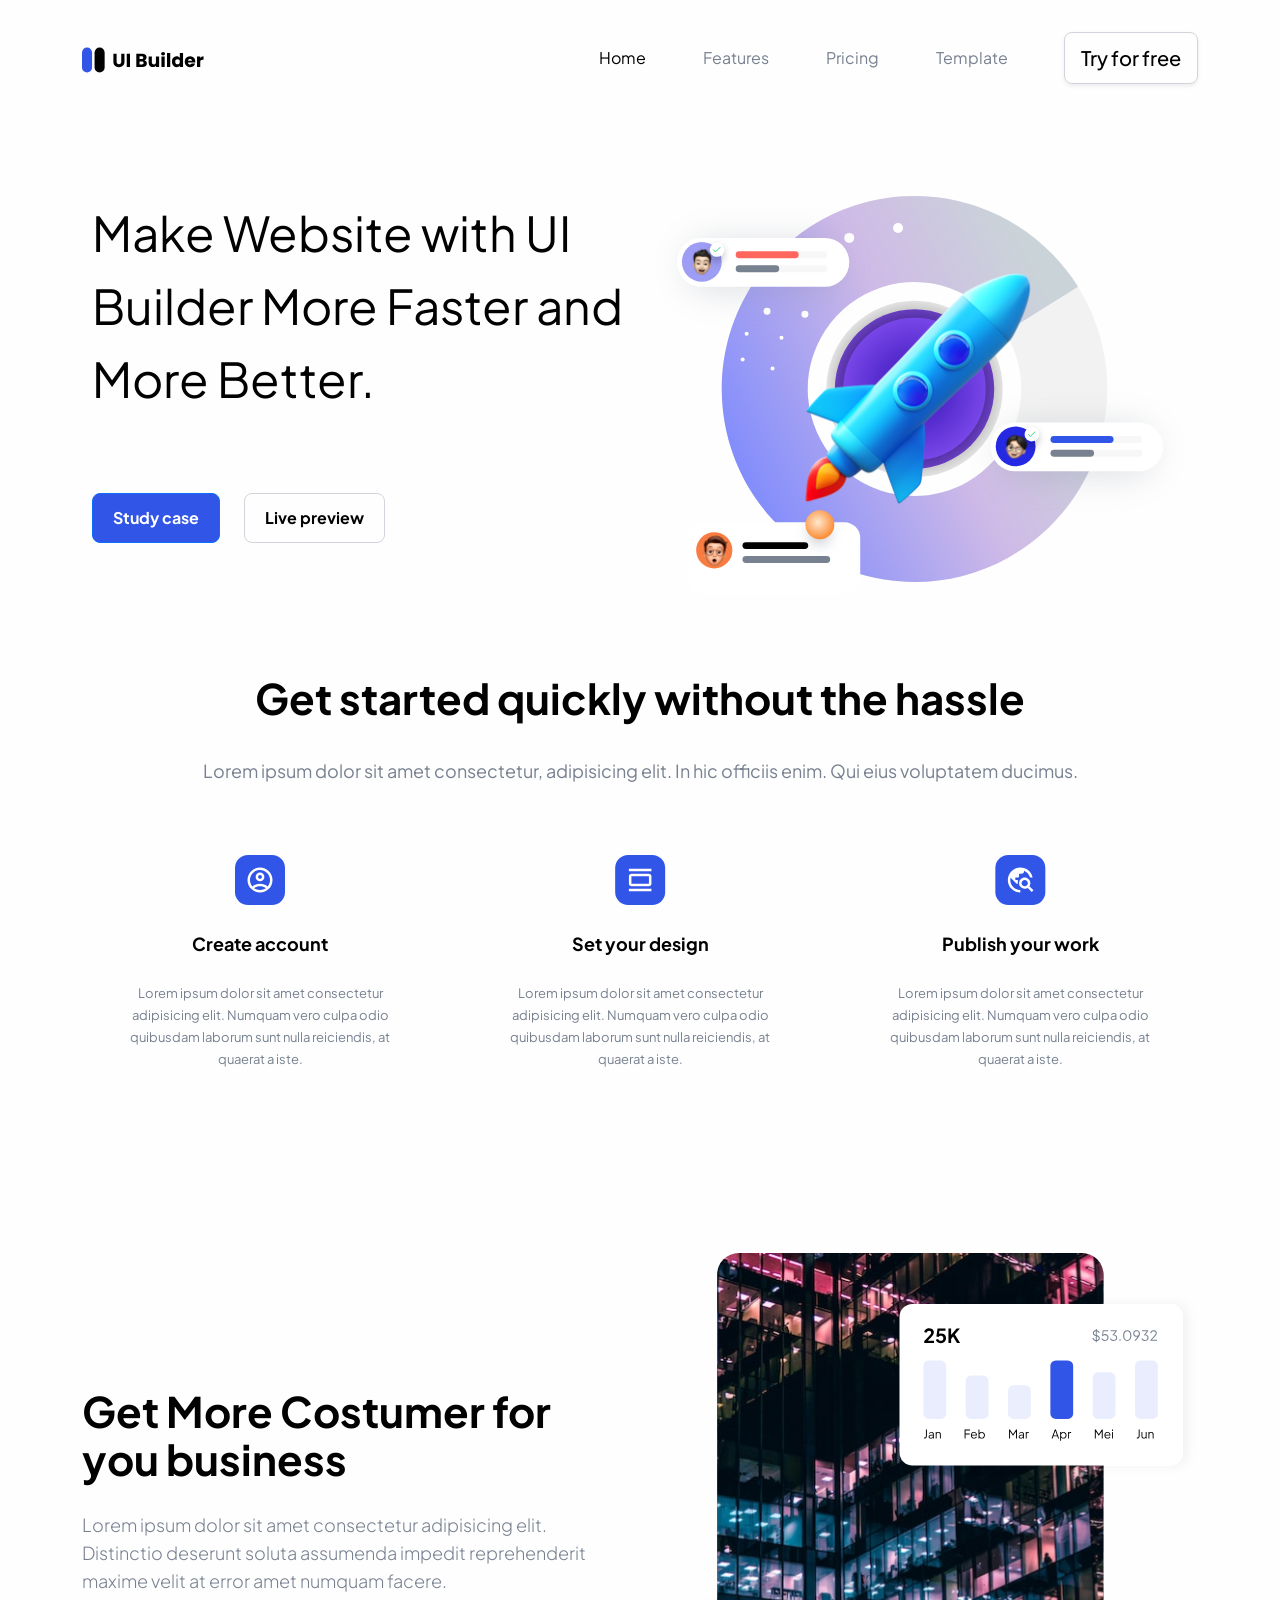
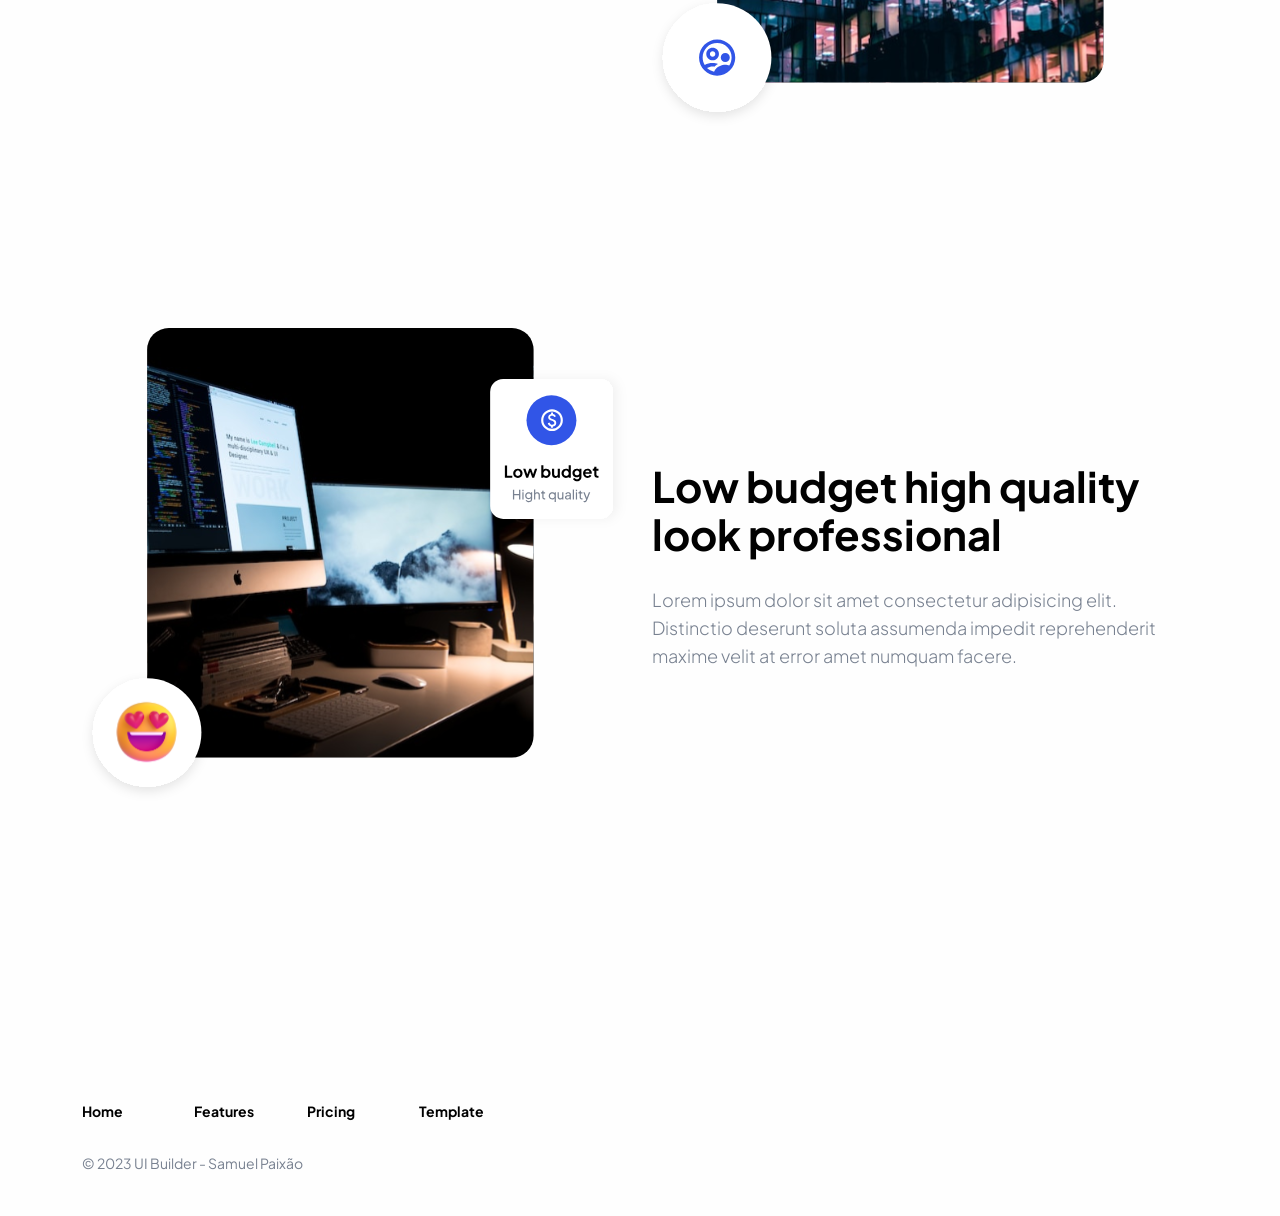
<file: index.html>
<!doctype html>
<html lang="en">
  <head>
    <meta charset="utf-8">
    <meta name="viewport" content="width=device-width, initial-scale=1">
    <title>UI Builder</title>
    <link rel="shortcut icon" href="./assets/img/brand/favicon.svg" type="image/x-icon">
    <!-- Bootstrap -->
    <link href="https://cdn.jsdelivr.net/npm/bootstrap@5.2.3/dist/css/bootstrap.min.css" rel="stylesheet" integrity="sha384-rbsA2VBKQhggwzxH7pPCaAqO46MgnOM80zW1RWuH61DGLwZJEdK2Kadq2F9CUG65" crossorigin="anonymous">
    <!-- MY CSS -->
    <link rel="stylesheet" href="./assets/css/style.css">
  </head>
  <body>
    <!-- Navbar section -->
    <nav class="navbar navbar-expand-lg">
      <div class="container">
        <a class="navbar-brand" href="#">
          <!-- Brand here -->
          <img src="./assets/img/brand/logo.svg" alt="brand">
        </a>
        <button class="navbar-toggler" type="button" data-bs-toggle="collapse" data-bs-target="#navbarNavAltMarkup" aria-controls="navbarNavAltMarkup" aria-expanded="false" aria-label="Toggle navigation">
          <span class="navbar-toggler-icon"></span>
        </button>
        <div class="collapse navbar-collapse" id="navbarNavAltMarkup">
          <div class="navbar-nav ms-auto">
            <a class="nav-link active" aria-current="page" href="#">Home</a>
            <a class="nav-link" href="#">Features</a>
            <a class="nav-link" href="#">Pricing</a>
            <a class="nav-link me-5" href="#">Template</a>
          </div>
          <a href="#" class="btn - btn-outline-secondary shadow-sm d-sm d-block">Try for free</a>
        </div>
      </div>
    </nav>
    <!-- Hero section -->
    <section class="hero">
      <div class="container">
        <div class="row">
          <!-- Text -->
          <div class="col-md-6">
            <div class="text">
              Make Website with UI Builder More Faster and More Better.
            </div>
            <div class="buttons">
              <a href="#" class="btn btn-primary">Study case</a>
              <a href="#" class="btn btn-outline-secondary ms-3">Live preview</a>
            </div>
          </div>
          <!-- Image -->
          <div class="col-md-6">
            <img src="./assets/img/hero-img.svg" alt="hero-img" class="w-100">
          </div>
        </div>
      </div>
    </section>
    <!-- Setup section -->
    <section class="setup">
      <div class="container">
        <div class="text-header text-center">
          <h3>Get started quickly without the hassle</h3>
          <p>Lorem ipsum dolor sit amet consectetur, adipisicing elit. In hic officiis enim. Qui eius voluptatem ducimus.</p>
        </div>
        <div class="tex-header text-center">
          <div class="row">
            <div class="col-md-4">
              <div class="icons">
                <img src="./assets/img/icons/icons-1.svg" alt="icons">
              </div>
              <div class="desc">
                <h5>Create account</h5>
                <p>Lorem ipsum dolor sit amet consectetur adipisicing elit. Numquam vero culpa odio quibusdam laborum sunt nulla reiciendis, at quaerat a iste.</p>
              </div>
            </div>
            <div class="col-md-4">
              <div class="icons">
                <img src="./assets/img/icons/icons-2.svg" alt="icons">
              </div>
              <div class="desc">
                <h5>Set your design</h5>
                <p>Lorem ipsum dolor sit amet consectetur adipisicing elit. Numquam vero culpa odio quibusdam laborum sunt nulla reiciendis, at quaerat a iste.</p>
              </div>
            </div>
            <div class="col-md-4">
              <div class="icons">
                <img src="./assets/img/icons/icons-3.svg" alt="icons">
              </div>
              <div class="desc">
                <h5>Publish your work</h5>
                <p>Lorem ipsum dolor sit amet consectetur adipisicing elit. Numquam vero culpa odio quibusdam laborum sunt nulla reiciendis, at quaerat a iste.</p>
              </div>
            </div>
          </div>
        </div>
      </div>
    </section>
    <!-- Information section -->
    <section class="information">
      <div class="container">
        <div class="row info-1">
          <!-- Text -->
          <div class="col-md-6">
            <div class="text-information">
              <h5>Get More Costumer for you business</h5>
              <p>Lorem ipsum dolor sit amet consectetur adipisicing elit. Distinctio deserunt soluta assumenda impedit reprehenderit maxime velit at error amet numquam facere.</p>
            </div>
          </div>
          <div class="col-md-6">
            <img src="./assets/img/image-1.svg" alt="img-1" class="w-100">
          </div>
        </div>
        <div class="row info-2">
          <!-- Image -->
          <div class="col-md-6">
            <img src="./assets/img/image-2.svg" alt="img-2" class="w-100">
          </div>
          <!-- Text -->
          <div class="col-md-6">
            <div class="text-information">
              <h5>Low budget high quality look professional</h5>
              <p>Lorem ipsum dolor sit amet consectetur adipisicing elit. Distinctio deserunt soluta assumenda impedit reprehenderit maxime velit at error amet numquam facere.</p>
            </div>
          </div>
        </div>
      </div>
    </section>
    <!-- Footer section -->
    <footer>
      <div class="container">
        <div class="row">
          <div class="col-md-6">
            <div class="row row-cols-1 row-cols-lg-5 g-2 g-lg-3">
              <div class="col-md-3">
                <div>
                  <small>
                    <a href="#" class="text-decoration-none">Home</a>
                  </small>
                </div>
              </div>
              <div class="col-md-3">
                <div>
                  <small>
                    <a href="#" class="text-decoration-none">Features</a>
                  </small>
                </div>
              </div>
              <div class="col-md-3">
                <div>
                  <small>
                    <a href="#" class="text-decoration-none">Pricing</a>
                  </small>
                </div>
              </div>
              <div class="col-md-3">
                <div>
                  <small>
                    <a href="#" class="text-decoration-none">Template</a>
                  </small>
                </div>
              </div>
            </div>
          </div>
          <div class="copy">
            &copy; 2023 UI Builder - Samuel Paixão
          </div>
        </div>
      </div>
    </footer>
    <script src="https://cdn.jsdelivr.net/npm/bootstrap@5.2.3/dist/js/bootstrap.bundle.min.js" integrity="sha384-kenU1KFdBIe4zVF0s0G1M5b4hcpxyD9F7jL+jjXkk+Q2h455rYXK/7HAuoJl+0I4" crossorigin="anonymous"></script>
  </body>
</html>
</file>
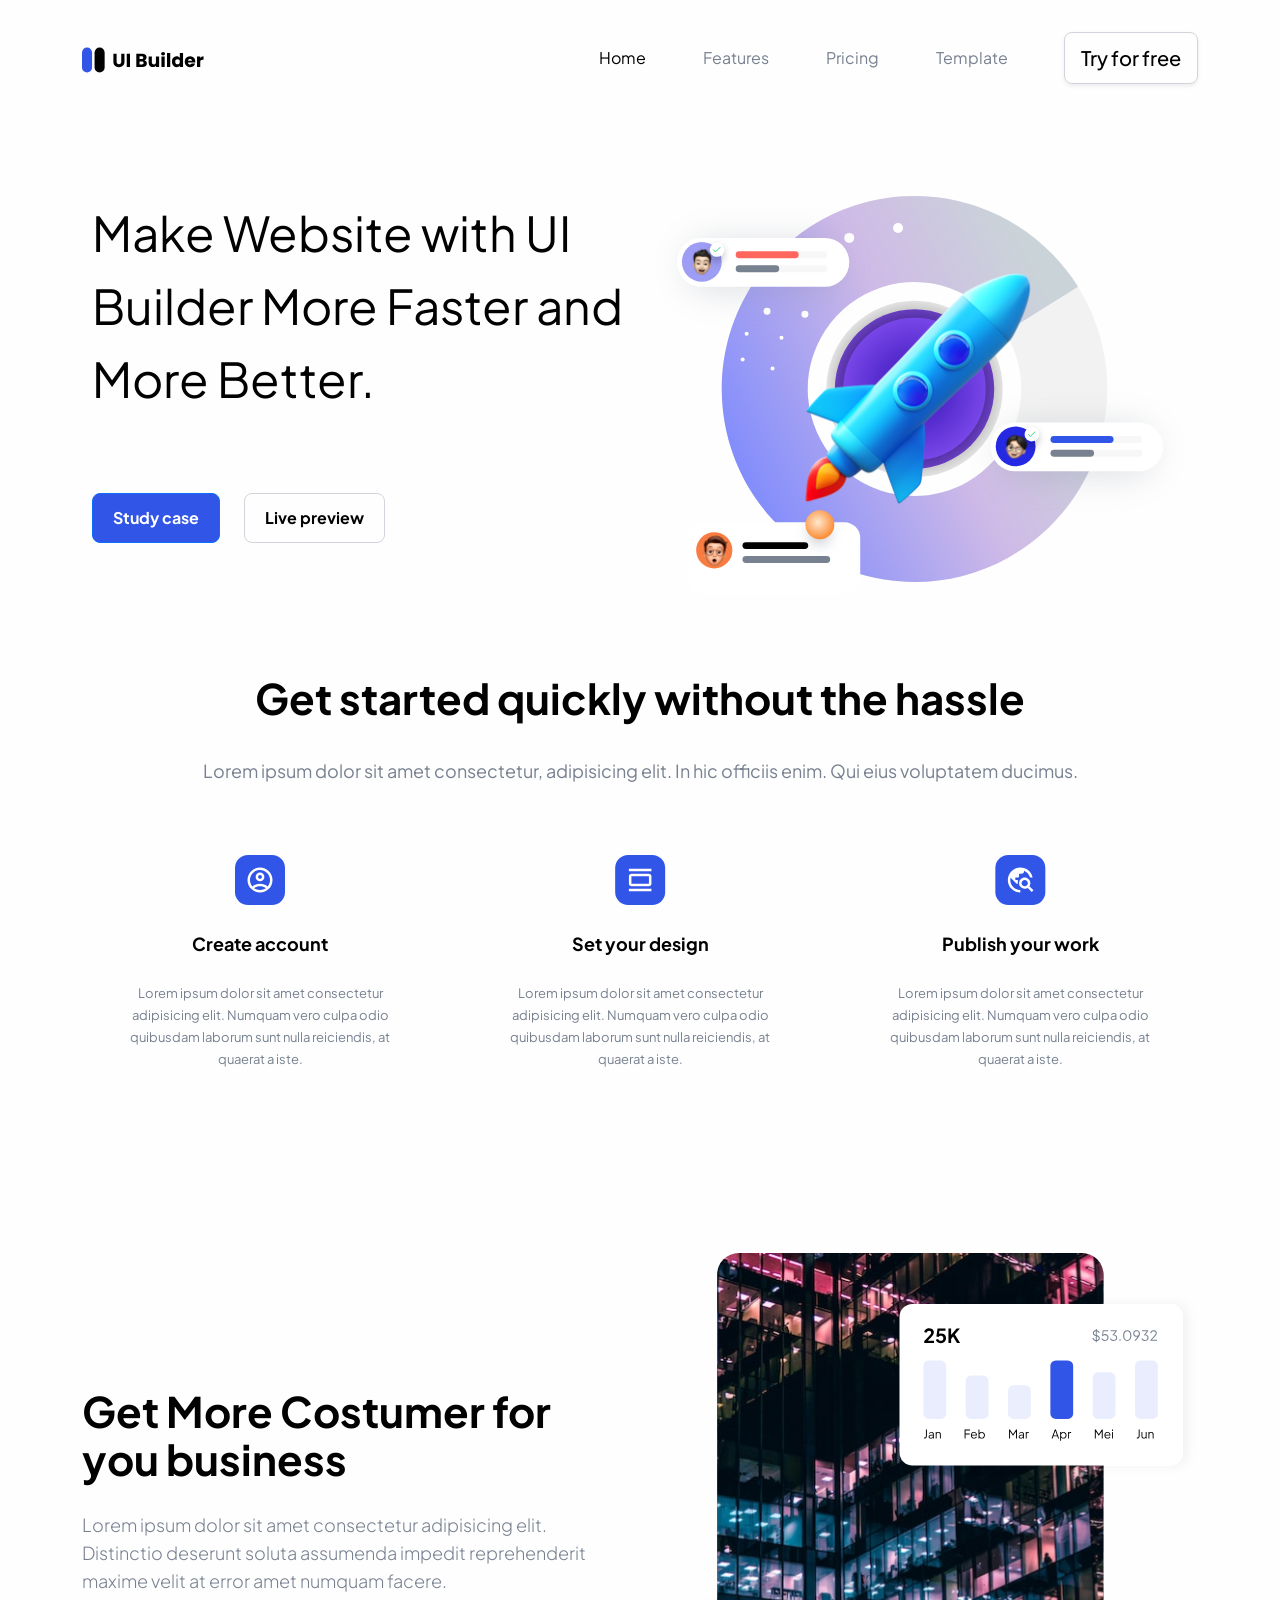
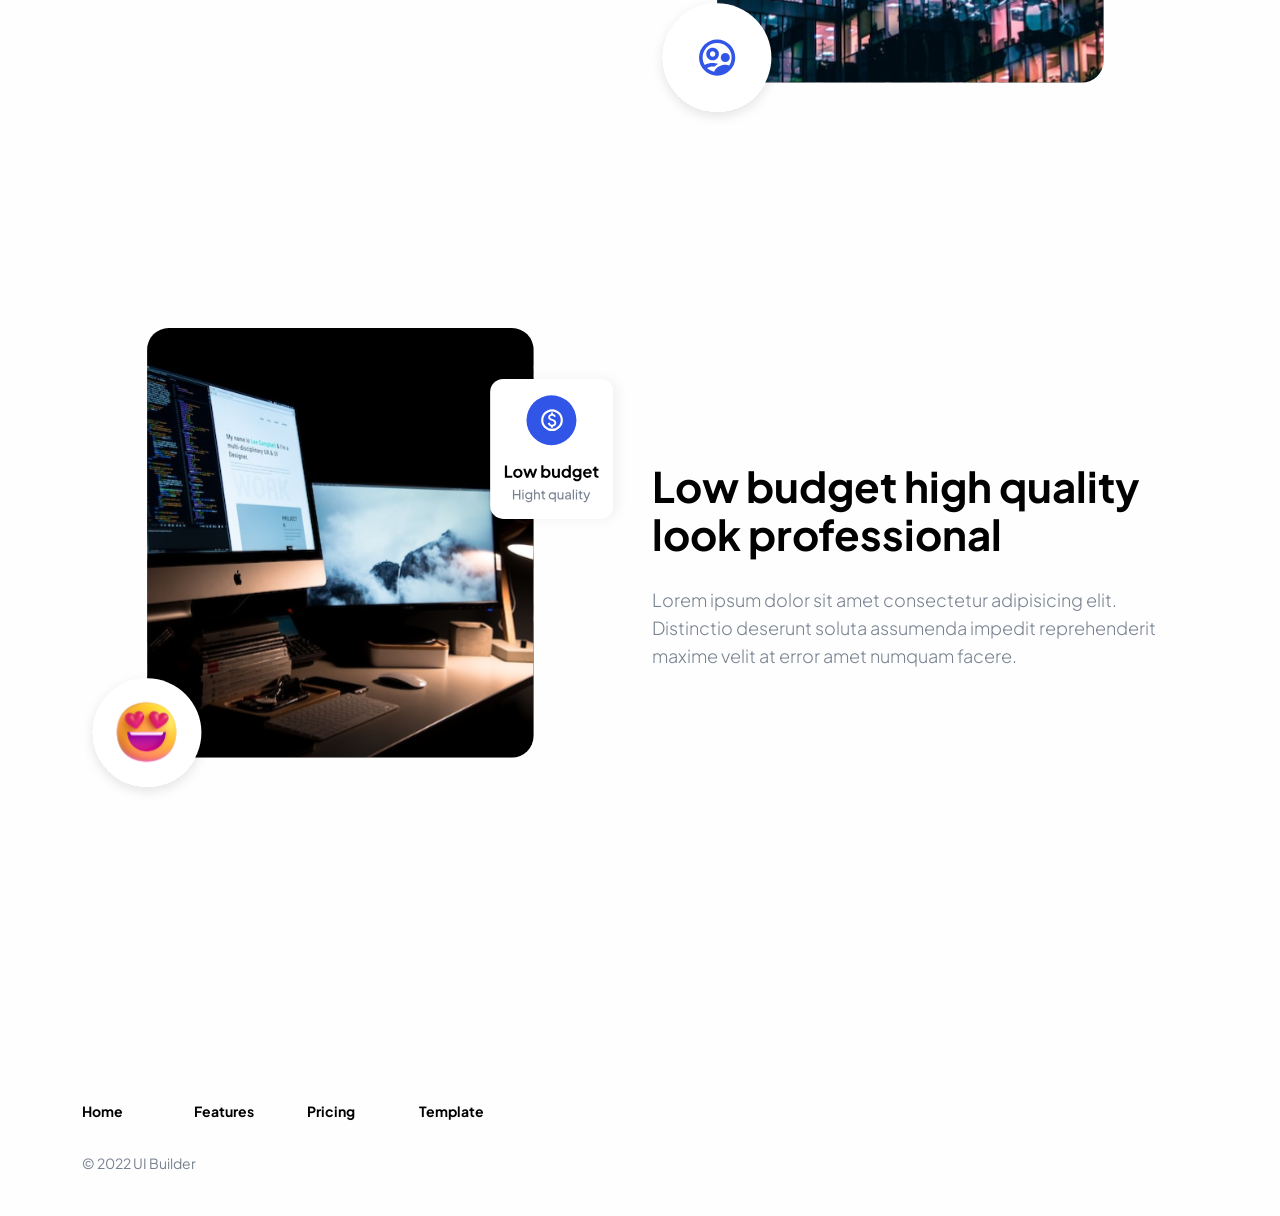
<file: assets/index.html>
<!doctype html>
<html lang="en">
  <head>
    <meta charset="utf-8">
    <meta name="viewport" content="width=device-width, initial-scale=1">
    <title>UI Builder</title>
    <link rel="shortcut icon" href="./img/brand/favicon.svg" type="image/x-icon">
    <!-- Bootstrap -->
    <link href="https://cdn.jsdelivr.net/npm/bootstrap@5.2.3/dist/css/bootstrap.min.css" rel="stylesheet" integrity="sha384-rbsA2VBKQhggwzxH7pPCaAqO46MgnOM80zW1RWuH61DGLwZJEdK2Kadq2F9CUG65" crossorigin="anonymous">
    <!-- MY CSS -->
    <link rel="stylesheet" href="/assets/css/style.css">
  </head>
  <body>
    <!-- Navbar section -->
    <nav class="navbar navbar-expand-lg">
      <div class="container">
        <a class="navbar-brand" href="#">
          <!-- Brand here -->
          <img src="/assets/img/brand/logo.svg" alt="brand">
        </a>
        <button class="navbar-toggler" type="button" data-bs-toggle="collapse" data-bs-target="#navbarNavAltMarkup" aria-controls="navbarNavAltMarkup" aria-expanded="false" aria-label="Toggle navigation">
          <span class="navbar-toggler-icon"></span>
        </button>
        <div class="collapse navbar-collapse" id="navbarNavAltMarkup">
          <div class="navbar-nav ms-auto">
            <a class="nav-link active" aria-current="page" href="#">Home</a>
            <a class="nav-link" href="#">Features</a>
            <a class="nav-link" href="#">Pricing</a>
            <a class="nav-link me-5" href="#">Template</a>
          </div>
          <a href="#" class="btn - btn-outline-secondary shadow-sm d-sm d-block">Try for free</a>
        </div>
      </div>
    </nav>
    <!-- Hero section -->
    <section class="hero">
      <div class="container">
        <div class="row">
          <!-- Text -->
          <div class="col-md-6">
            <div class="text">
              Make Website with UI Builder More Faster and More Better.
            </div>
            <div class="buttons">
              <a href="#" class="btn btn-primary">Study case</a>
              <a href="#" class="btn btn-outline-secondary ms-3">Live preview</a>
            </div>
          </div>
          <!-- Image -->
          <div class="col-md-6">
            <img src="/assets/img/hero-img.svg" alt="hero-img" class="w-100">
          </div>
        </div>
      </div>
    </section>
    <!-- Setup section -->
    <section class="setup">
      <div class="container">
        <div class="text-header text-center">
          <h3>Get started quickly without the hassle</h3>
          <p>Lorem ipsum dolor sit amet consectetur, adipisicing elit. In hic officiis enim. Qui eius voluptatem ducimus.</p>
        </div>
        <div class="tex-header text-center">
          <div class="row">
            <div class="col-md-4">
              <div class="icons">
                <img src="/assets/img/icons/icons-1.svg" alt="icons">
              </div>
              <div class="desc">
                <h5>Create account</h5>
                <p>Lorem ipsum dolor sit amet consectetur adipisicing elit. Numquam vero culpa odio quibusdam laborum sunt nulla reiciendis, at quaerat a iste.</p>
              </div>
            </div>
            <div class="col-md-4">
              <div class="icons">
                <img src="/assets/img/icons/icons-2.svg" alt="icons">
              </div>
              <div class="desc">
                <h5>Set your design</h5>
                <p>Lorem ipsum dolor sit amet consectetur adipisicing elit. Numquam vero culpa odio quibusdam laborum sunt nulla reiciendis, at quaerat a iste.</p>
              </div>
            </div>
            <div class="col-md-4">
              <div class="icons">
                <img src="/assets/img/icons/icons-3.svg" alt="icons">
              </div>
              <div class="desc">
                <h5>Publish your work</h5>
                <p>Lorem ipsum dolor sit amet consectetur adipisicing elit. Numquam vero culpa odio quibusdam laborum sunt nulla reiciendis, at quaerat a iste.</p>
              </div>
            </div>
          </div>
        </div>
      </div>
    </section>
    <!-- Information section -->
    <section class="information">
      <div class="container">
        <div class="row info-1">
          <!-- Text -->
          <div class="col-md-6">
            <div class="text-information">
              <h5>Get More Costumer for you business</h5>
              <p>Lorem ipsum dolor sit amet consectetur adipisicing elit. Distinctio deserunt soluta assumenda impedit reprehenderit maxime velit at error amet numquam facere.</p>
            </div>
          </div>
          <div class="col-md-6">
            <img src="/assets/img/image-1.svg" alt="img-1" class="w-100">
          </div>
        </div>
        <div class="row info-2">
          <!-- Image -->
          <div class="col-md-6">
            <img src="/assets/img/image-2.svg" alt="img-2" class="w-100">
          </div>
          <!-- Text -->
          <div class="col-md-6">
            <div class="text-information">
              <h5>Low budget high quality look professional</h5>
              <p>Lorem ipsum dolor sit amet consectetur adipisicing elit. Distinctio deserunt soluta assumenda impedit reprehenderit maxime velit at error amet numquam facere.</p>
            </div>
          </div>
        </div>
      </div>
    </section>
    <!-- Footer section -->
    <footer>
      <div class="container">
        <div class="row">
          <div class="col-md-6">
            <div class="row row-cols-1 row-cols-lg-5 g-2 g-lg-3">
              <div class="col-md-3">
                <div>
                  <small>
                    <a href="#" class="text-decoration-none">Home</a>
                  </small>
                </div>
              </div>
              <div class="col-md-3">
                <div>
                  <small>
                    <a href="#" class="text-decoration-none">Features</a>
                  </small>
                </div>
              </div>
              <div class="col-md-3">
                <div>
                  <small>
                    <a href="#" class="text-decoration-none">Pricing</a>
                  </small>
                </div>
              </div>
              <div class="col-md-3">
                <div>
                  <small>
                    <a href="#" class="text-decoration-none">Template</a>
                  </small>
                </div>
              </div>
            </div>
          </div>
          <div class="copy">
            &copy; 2022 UI Builder
          </div>
        </div>
      </div>
    </footer>
    <script src="https://cdn.jsdelivr.net/npm/bootstrap@5.2.3/dist/js/bootstrap.bundle.min.js" integrity="sha384-kenU1KFdBIe4zVF0s0G1M5b4hcpxyD9F7jL+jjXkk+Q2h455rYXK/7HAuoJl+0I4" crossorigin="anonymous"></script>
  </body>
</html>
</file>
<file: assets/css/style.css>
/* Fonts Setup */
@import url('https://fonts.googleapis.com/css2?family=Plus+Jakarta+Sans:ital,wght@0,200;0,300;0,400;0,600;0,700;0,800;1,400&family=Poppins:wght@400;700&display=swap');

/* Color Setup */
:root {
  --primary: #3155e7;
  --primary-dark: #2045d6;
  --black: #010101;
  --gray-1: #788190;
  --gray-2: #d3d4db;
  --white: #FFFFFF;
  --body: #fefefe;
}

body {
  font-family: 'Plus Jakarta Sans', sans-serif;
  background-color: var(--body);
}

/* Setup Components */

/* Button */
.btn {
  border-radius: 8px;
}

.btn-primary,
.btn-outline-secondary {
  padding: 12px 20px;
}

.btn-primary {
  background-color: var(--primary);
}

.btn-primary:hover {
  background-color: var(--primary-dark);
}

.btn-outline-secondary {
  border: 1px solid var(--gray-2);
  color: var(--black);
}

.btn-outline-secondary:hover {
  background-color: var(--gray-2);
  border: 1px solid var(--gray-2);
  color: var(--black);
}

.btn-outline-secondary:focus {
  background-color: var(--gray-2);
  border: 1px solid var(--gray-2);
  color: var(--black);
}

/* Navbar */
.navbar .btn-outline-secondary {
  border: 1px solid var(--gray-2);
  color: var(--black);
  font-size: 14px;
  font-weight: 500;
  font-size: 20px;
  padding: 10px 16px;
}

.navbar {
  padding: 32px 0;
}

.nav-link {
  margin-left: 41px;
  font-size: 16px;
  color: var(--gray-1);
}

.navbar-nav .nav-link.actvive {
  font-weight: bold;
  color: var(--black);
}

/* Hero Section */
section.hero {
  padding: 80px;
  font-size: 48px;
  line-height: 73px;
  color: var(--black);
}

.buttons {
  padding-top: 60px;
}

.buttons .btn {
  font-size: 16px;
  font-weight: bold;
  line-height: 24px;
}

/* Section Setup */
.section.setup {
  padding: 287px 0;
}

section.setup .text-header h3 {
  font-size: 42px;
  font-weight: 700;
  line-height: 48px;
  color: var(--black);
}

section.setup .text-header p {
  font-size: 18px;
  font-weight: 400;
  line-height: 28px;
  color: var(--gray-1);
  padding: 27px 0;
}

section.setup .icons {
  padding: 27px 0;
}

section.setup h5 {
  font-weight: 700;
  font-size: 18px;
  line-height: 24px;
  color: var(--black);
  padding-bottom: 18px;
}

section.setup .desc p {
  font-weight: 400;
  font-size: 13px;
  line-height: 22px;
  color: var(--gray-1);
  max-width: 284px;
  margin: 0 auto;
}

/* Information section */

section.information .text-information {
  padding: 134px 0;
}

section.information h5 {
  font-size: 42px;
  font-weight: 700;
  line-height: 48px;
  color: var(--black);
}

section.information p {
  font-size: 18px;
  font-weight: 300;
  line-height: 28px;
  color: var(--gray-1);
  padding-top: 20px;
}

section.information .info-1 {
  padding: 183px 0;
}

footer {
  padding-top: 279px;
  margin-bottom: 44px;
}

footer a {
  font-weight: bold;
  font-size: 14px;
  color: var(--black);
  line-height: 18px;
}

footer .copy {
  margin-top: 32px;
  font-size: 14px;
  color: var(--gray-1);
  line-height: 17px;
  font-weight: 400;
}

@media (max-width: 576px) {

  section.hero,
  section,
  setup,
  section.information {
    text-align: center;
  }

  /* Navbar */
  .navbar {
    padding: 20px 0;
  }

  .nav-link {
    margin-left: 0;
  }

  /* Hero Section */

  section.hero img {
    padding-top: 2.5rem;
  }

  section.hero .text {
    font-weight: 800;
    font-size: 36px;
    line-height: 53px;
  }

  .buttons .btn {
    display: block;
    margin: 1rem 0;
  }

  .buttons .ms-3 {
    margin-left: 0 !important;
  }

  /* Setup section */
  section.setup {
    padding: 50px 0;
  }

  /* Footer section */

  footer {
    padding-top: 50px;
    margin-bottom: 44px;
  }

}
</file>
